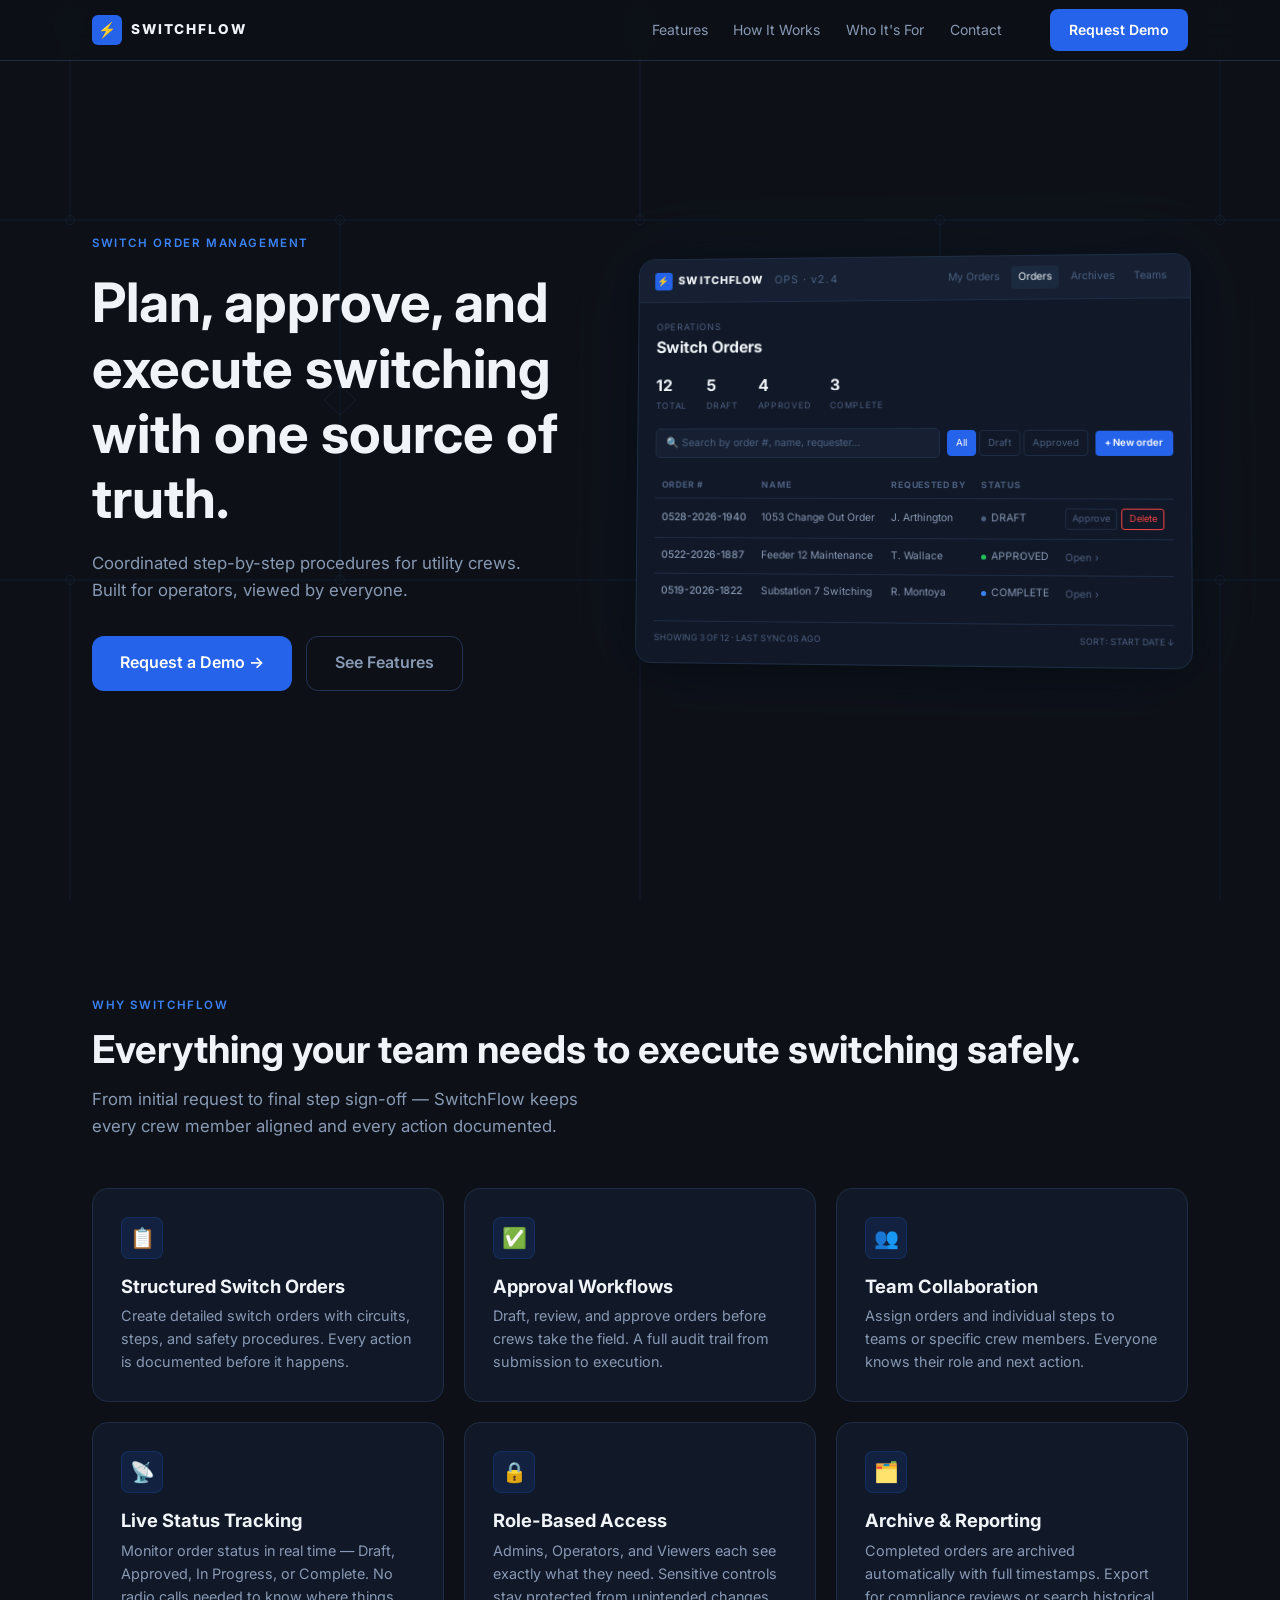
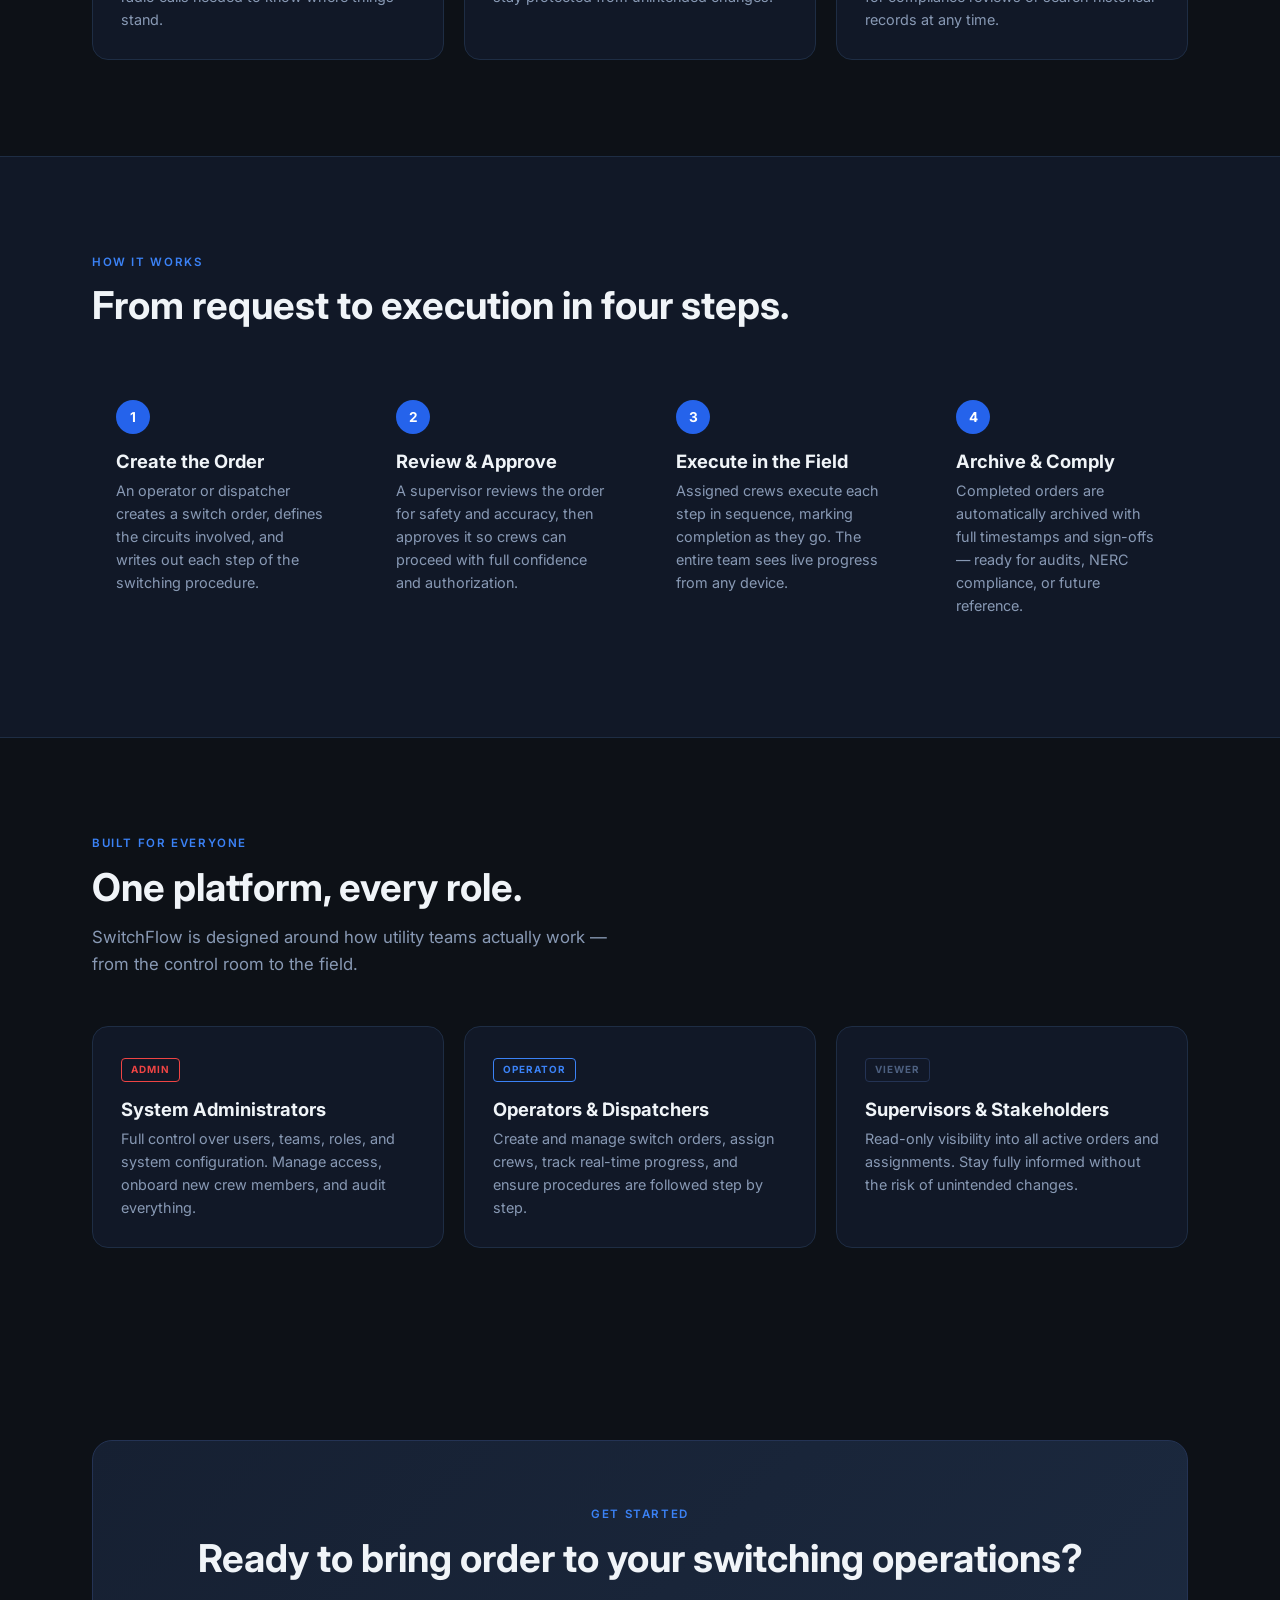
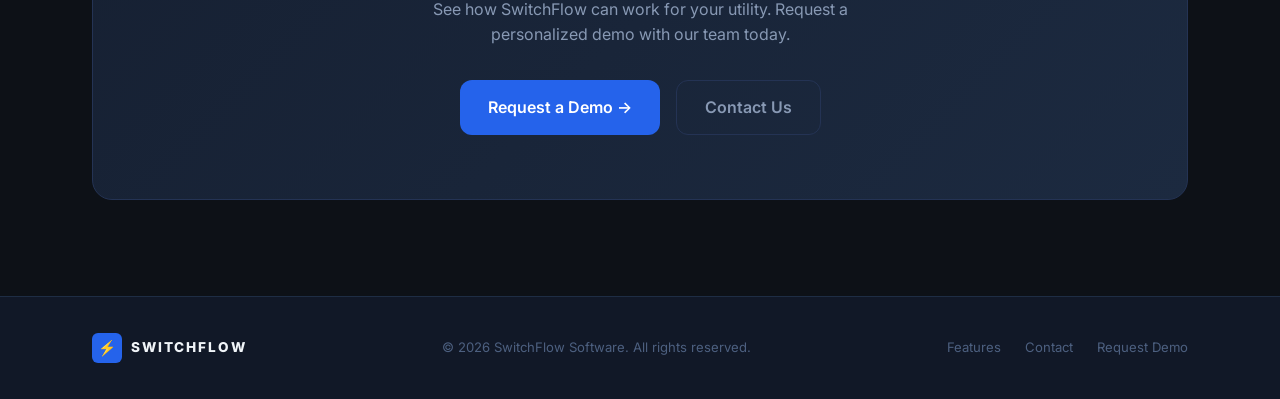
<file: index.html>
<!DOCTYPE html>
<html lang="en">
<head>
  <meta charset="UTF-8">
  <meta name="viewport" content="width=device-width, initial-scale=1.0">
  <title>SwitchFlow — Switch Order Management for Utilities</title>
  <meta name="description" content="Plan, approve, and execute switching with one source of truth. Coordinated step-by-step procedures for utility crews.">
  <link rel="preconnect" href="https://fonts.googleapis.com">
  <link rel="preconnect" href="https://fonts.gstatic.com" crossorigin>
  <link href="https://fonts.googleapis.com/css2?family=Inter:wght@300;400;500;600;700;800&display=swap" rel="stylesheet">
  <link rel="stylesheet" href="css/style.css">
</head>
<body>

  <!-- ======================== NAV ======================== -->
  <nav class="nav" id="nav">
    <div class="nav-inner">
      <a href="index.html" class="logo">
        <div class="logo-icon">⚡</div>
        <span class="logo-text">SWITCHFLOW</span>
      </a>
      <div class="nav-links">
        <a href="#features"     class="nav-link">Features</a>
        <a href="#how-it-works" class="nav-link">How It Works</a>
        <a href="#roles"        class="nav-link">Who It's For</a>
        <a href="contact.html"  class="nav-link">Contact</a>
      </div>
      <a href="contact.html" class="btn btn-primary nav-cta">Request Demo</a>
      <button class="nav-toggle" id="navToggle" aria-label="Toggle navigation">
        <span></span><span></span><span></span>
      </button>
    </div>
    <div class="nav-mobile" id="navMobile">
      <a href="#features"     class="nav-mobile-link">Features</a>
      <a href="#how-it-works" class="nav-mobile-link">How It Works</a>
      <a href="#roles"        class="nav-mobile-link">Who It's For</a>
      <a href="contact.html"  class="nav-mobile-link">Contact</a>
      <a href="contact.html"  class="btn btn-primary" style="justify-content:center;margin-top:0.5rem;">Request Demo</a>
    </div>
  </nav>

  <!-- ======================== HERO ======================== -->
  <section class="hero">
    <!-- Circuit line background matching the app login page -->
    <div class="hero-bg">
      <svg xmlns="http://www.w3.org/2000/svg" viewBox="0 0 1400 900" preserveAspectRatio="xMidYMid slice">
        <g stroke="#3b82f6" stroke-width="1" fill="none">
          <!-- Horizontal bus lines -->
          <line x1="0"    y1="220" x2="1400" y2="220"/>
          <line x1="0"    y1="580" x2="1400" y2="580"/>
          <!-- Vertical drops -->
          <line x1="130"  y1="0"   x2="130"  y2="220"/>
          <line x1="130"  y1="580" x2="130"  y2="900"/>
          <line x1="400"  y1="220" x2="400"  y2="580"/>
          <line x1="700"  y1="0"   x2="700"  y2="220"/>
          <line x1="700"  y1="580" x2="700"  y2="900"/>
          <line x1="1000" y1="220" x2="1000" y2="580"/>
          <line x1="1280" y1="0"   x2="1280" y2="220"/>
          <line x1="1280" y1="580" x2="1280" y2="900"/>
          <!-- Junction nodes -->
          <circle cx="130"  cy="220" r="4.5"/>
          <circle cx="400"  cy="220" r="4.5"/>
          <circle cx="700"  cy="220" r="4.5"/>
          <circle cx="1000" cy="220" r="4.5"/>
          <circle cx="1280" cy="220" r="4.5"/>
          <circle cx="130"  cy="580" r="4.5"/>
          <circle cx="400"  cy="580" r="4.5"/>
          <circle cx="700"  cy="580" r="4.5"/>
          <circle cx="1000" cy="580" r="4.5"/>
          <circle cx="1280" cy="580" r="4.5"/>
          <!-- Switch symbols (diamond) -->
          <polygon points="400,385 416,400 400,415 384,400"/>
          <polygon points="1000,385 1016,400 1000,415 984,400"/>
          <!-- Ground symbols -->
          <line x1="130" y1="0"  x2="130" y2="28"/>
          <line x1="112" y1="28" x2="148" y2="28"/>
          <line x1="119" y1="35" x2="141" y2="35"/>
          <line x1="126" y1="42" x2="134" y2="42"/>
          <line x1="700" y1="0"  x2="700" y2="28"/>
          <line x1="682" y1="28" x2="718" y2="28"/>
          <line x1="689" y1="35" x2="711" y2="35"/>
          <line x1="696" y1="42" x2="704" y2="42"/>
        </g>
      </svg>
    </div>

    <div class="hero-inner">
      <!-- Left: Copy -->
      <div class="hero-content">
        <div class="hero-badge">SWITCH ORDER MANAGEMENT</div>
        <h1 class="hero-title">Plan, approve, and execute switching with one source of truth.</h1>
        <p class="hero-subtitle">Coordinated step-by-step procedures for utility crews. Built for operators, viewed by everyone.</p>
        <div class="hero-actions">
          <a href="contact.html" class="btn btn-primary btn-lg">Request a Demo &rarr;</a>
          <a href="#features"    class="btn btn-ghost   btn-lg">See Features</a>
        </div>
      </div>

      <!-- Right: App mockup -->
      <div class="hero-mockup">
        <div class="mockup-window">

          <!-- Title bar -->
          <div class="mockup-titlebar">
            <div class="mockup-logo">
              <div class="mockup-logo-icon">⚡</div>
              <span>SWITCHFLOW</span>
              <span class="mockup-version">&nbsp;OPS &middot; v2.4</span>
            </div>
            <div class="mockup-nav">
              <span>My Orders</span>
              <span class="active">Orders</span>
              <span>Archives</span>
              <span>Teams</span>
            </div>
          </div>

          <!-- Body -->
          <div class="mockup-body">
            <div class="mockup-header-label">OPERATIONS</div>
            <div class="mockup-header-title">Switch Orders</div>

            <div class="mockup-stats">
              <div class="mockup-stat">
                <span class="mockup-stat-num">12</span>
                <span class="mockup-stat-label">TOTAL</span>
              </div>
              <div class="mockup-stat">
                <span class="mockup-stat-num">5</span>
                <span class="mockup-stat-label">DRAFT</span>
              </div>
              <div class="mockup-stat">
                <span class="mockup-stat-num">4</span>
                <span class="mockup-stat-label">APPROVED</span>
              </div>
              <div class="mockup-stat">
                <span class="mockup-stat-num">3</span>
                <span class="mockup-stat-label">COMPLETE</span>
              </div>
            </div>

            <div class="mockup-toolbar">
              <div class="mockup-search">&#128269; Search by order #, name, requester&hellip;</div>
              <div class="mockup-filters">
                <span class="mockup-filter active">All</span>
                <span class="mockup-filter">Draft</span>
                <span class="mockup-filter">Approved</span>
              </div>
              <span class="mockup-new-btn">+ New order</span>
            </div>

            <table class="mockup-table">
              <thead>
                <tr>
                  <th>ORDER #</th>
                  <th>NAME</th>
                  <th>REQUESTED BY</th>
                  <th>STATUS</th>
                  <th></th>
                </tr>
              </thead>
              <tbody>
                <tr>
                  <td class="mockup-order-num">0528-2026-1940</td>
                  <td class="mockup-name">1053 Change Out Order</td>
                  <td>J. Arthington</td>
                  <td>
                    <div class="mockup-status">
                      <span class="mockup-dot draft"></span> DRAFT
                    </div>
                  </td>
                  <td>
                    <div class="mockup-actions">
                      <span class="mockup-approve-btn">Approve</span>
                      <span class="mockup-delete-btn">Delete</span>
                    </div>
                  </td>
                </tr>
                <tr>
                  <td class="mockup-order-num">0522-2026-1887</td>
                  <td class="mockup-name">Feeder 12 Maintenance</td>
                  <td>T. Wallace</td>
                  <td>
                    <div class="mockup-status">
                      <span class="mockup-dot approved"></span> APPROVED
                    </div>
                  </td>
                  <td><span class="mockup-open-link">Open &rsaquo;</span></td>
                </tr>
                <tr>
                  <td class="mockup-order-num">0519-2026-1822</td>
                  <td class="mockup-name">Substation 7 Switching</td>
                  <td>R. Montoya</td>
                  <td>
                    <div class="mockup-status">
                      <span class="mockup-dot complete"></span> COMPLETE
                    </div>
                  </td>
                  <td><span class="mockup-open-link">Open &rsaquo;</span></td>
                </tr>
              </tbody>
            </table>

            <div class="mockup-footer-row">
              <span>SHOWING 3 OF 12 &middot; LAST SYNC 0S AGO</span>
              <span>SORT: START DATE &darr;</span>
            </div>
          </div>
        </div>
      </div>
    </div>
  </section>

  <!-- ======================== FEATURES ======================== -->
  <section class="features" id="features">
    <div class="container">
      <div class="section-label">WHY SWITCHFLOW</div>
      <h2 class="section-title">Everything your team needs to execute switching safely.</h2>
      <p class="section-subtitle">From initial request to final step sign-off — SwitchFlow keeps every crew member aligned and every action documented.</p>

      <div class="features-grid">
        <div class="feature-card">
          <div class="feature-icon">📋</div>
          <h3>Structured Switch Orders</h3>
          <p>Create detailed switch orders with circuits, steps, and safety procedures. Every action is documented before it happens.</p>
        </div>
        <div class="feature-card">
          <div class="feature-icon">✅</div>
          <h3>Approval Workflows</h3>
          <p>Draft, review, and approve orders before crews take the field. A full audit trail from submission to execution.</p>
        </div>
        <div class="feature-card">
          <div class="feature-icon">👥</div>
          <h3>Team Collaboration</h3>
          <p>Assign orders and individual steps to teams or specific crew members. Everyone knows their role and next action.</p>
        </div>
        <div class="feature-card">
          <div class="feature-icon">📡</div>
          <h3>Live Status Tracking</h3>
          <p>Monitor order status in real time — Draft, Approved, In Progress, or Complete. No radio calls needed to know where things stand.</p>
        </div>
        <div class="feature-card">
          <div class="feature-icon">🔒</div>
          <h3>Role-Based Access</h3>
          <p>Admins, Operators, and Viewers each see exactly what they need. Sensitive controls stay protected from unintended changes.</p>
        </div>
        <div class="feature-card">
          <div class="feature-icon">🗂️</div>
          <h3>Archive &amp; Reporting</h3>
          <p>Completed orders are archived automatically with full timestamps. Export for compliance reviews or search historical records at any time.</p>
        </div>
      </div>
    </div>
  </section>

  <!-- ======================== HOW IT WORKS ======================== -->
  <section class="how-it-works" id="how-it-works">
    <div class="container">
      <div class="section-label">HOW IT WORKS</div>
      <h2 class="section-title">From request to execution in four steps.</h2>

      <div class="steps">
        <div class="step">
          <div class="step-num">1</div>
          <h3>Create the Order</h3>
          <p>An operator or dispatcher creates a switch order, defines the circuits involved, and writes out each step of the switching procedure.</p>
        </div>
        <div class="step">
          <div class="step-num">2</div>
          <h3>Review &amp; Approve</h3>
          <p>A supervisor reviews the order for safety and accuracy, then approves it so crews can proceed with full confidence and authorization.</p>
        </div>
        <div class="step">
          <div class="step-num">3</div>
          <h3>Execute in the Field</h3>
          <p>Assigned crews execute each step in sequence, marking completion as they go. The entire team sees live progress from any device.</p>
        </div>
        <div class="step">
          <div class="step-num">4</div>
          <h3>Archive &amp; Comply</h3>
          <p>Completed orders are automatically archived with full timestamps and sign-offs — ready for audits, NERC compliance, or future reference.</p>
        </div>
      </div>
    </div>
  </section>

  <!-- ======================== ROLES ======================== -->
  <section class="roles" id="roles">
    <div class="container">
      <div class="section-label">BUILT FOR EVERYONE</div>
      <h2 class="section-title">One platform, every role.</h2>
      <p class="section-subtitle">SwitchFlow is designed around how utility teams actually work — from the control room to the field.</p>

      <div class="roles-grid">
        <div class="role-card">
          <div class="role-badge badge-admin">ADMIN</div>
          <h3>System Administrators</h3>
          <p>Full control over users, teams, roles, and system configuration. Manage access, onboard new crew members, and audit everything.</p>
        </div>
        <div class="role-card">
          <div class="role-badge badge-operator">OPERATOR</div>
          <h3>Operators &amp; Dispatchers</h3>
          <p>Create and manage switch orders, assign crews, track real-time progress, and ensure procedures are followed step by step.</p>
        </div>
        <div class="role-card">
          <div class="role-badge badge-viewer">VIEWER</div>
          <h3>Supervisors &amp; Stakeholders</h3>
          <p>Read-only visibility into all active orders and assignments. Stay fully informed without the risk of unintended changes.</p>
        </div>
      </div>
    </div>
  </section>

  <!-- ======================== CTA ======================== -->
  <section class="cta">
    <div class="container">
      <div class="cta-inner">
        <div class="section-label">GET STARTED</div>
        <h2>Ready to bring order to your switching operations?</h2>
        <p>See how SwitchFlow can work for your utility. Request a personalized demo with our team today.</p>
        <div class="cta-actions">
          <a href="contact.html" class="btn btn-primary btn-lg">Request a Demo &rarr;</a>
          <a href="contact.html" class="btn btn-ghost   btn-lg">Contact Us</a>
        </div>
      </div>
    </div>
  </section>

  <!-- ======================== FOOTER ======================== -->
  <footer class="footer">
    <div class="container">
      <div class="footer-inner">
        <a href="index.html" class="logo">
          <div class="logo-icon">⚡</div>
          <span class="logo-text">SWITCHFLOW</span>
        </a>
        <p class="footer-copy">&copy; 2026 SwitchFlow Software. All rights reserved.</p>
        <div class="footer-links">
          <a href="#features">Features</a>
          <a href="contact.html">Contact</a>
          <a href="contact.html">Request Demo</a>
        </div>
      </div>
    </div>
  </footer>

  <script src="js/main.js"></script>
</body>
</html>
</file>
<file: css/style.css>
/* =====================
   RESET & BASE
   ===================== */
*, *::before, *::after { box-sizing: border-box; margin: 0; padding: 0; }

:root {
  --bg:           #0d1117;
  --surface:      #111827;
  --surface-2:    #162032;
  --surface-3:    #1c2a40;
  --border:       #1e2d44;
  --border-light: #243354;
  --accent:       #2563eb;
  --accent-light: #3b82f6;
  --accent-glow:  rgba(37, 99, 235, 0.12);
  --text:         #f0f4f8;
  --text-2:       #8899b4;
  --text-muted:   #4d6080;
  --green:        #22c55e;
  --red:          #ef4444;
  --radius:       8px;
  --radius-lg:    12px;
  --radius-xl:    16px;
  --shadow:       0 4px 24px rgba(0,0,0,0.4);
  --shadow-lg:    0 8px 48px rgba(0,0,0,0.5);
}

html { scroll-behavior: smooth; }

body {
  font-family: 'Inter', -apple-system, BlinkMacSystemFont, sans-serif;
  background: var(--bg);
  color: var(--text);
  line-height: 1.6;
  -webkit-font-smoothing: antialiased;
}

h1, h2, h3, h4 { line-height: 1.2; font-weight: 700; }
h1 { font-size: clamp(2rem, 5vw, 3.4rem); }
h2 { font-size: clamp(1.7rem, 3vw, 2.4rem); }
h3 { font-size: 1.15rem; }
p  { color: var(--text-2); }
a  { color: inherit; text-decoration: none; }

.container {
  max-width: 1160px;
  margin: 0 auto;
  padding: 0 2rem;
}

/* =====================
   BUTTONS
   ===================== */
.btn {
  display: inline-flex;
  align-items: center;
  gap: 0.4rem;
  padding: 0.6rem 1.2rem;
  border-radius: var(--radius);
  font-weight: 600;
  font-size: 0.875rem;
  cursor: pointer;
  border: none;
  transition: all 0.18s ease;
  font-family: inherit;
  white-space: nowrap;
}
.btn-primary { background: var(--accent); color: #fff; }
.btn-primary:hover { background: #1d4ed8; transform: translateY(-1px); box-shadow: 0 4px 16px rgba(37,99,235,0.35); }
.btn-ghost { background: transparent; color: var(--text-2); border: 1px solid var(--border-light); }
.btn-ghost:hover { background: var(--surface-2); color: var(--text); }
.btn-lg { padding: 0.85rem 1.75rem; font-size: 1rem; border-radius: var(--radius-lg); }

/* =====================
   NAV
   ===================== */
.nav {
  position: fixed;
  top: 0; left: 0; right: 0;
  z-index: 200;
  background: rgba(13,17,23,0.88);
  backdrop-filter: blur(14px);
  border-bottom: 1px solid var(--border);
}
.nav-inner {
  max-width: 1160px;
  margin: 0 auto;
  padding: 0 2rem;
  height: 60px;
  display: flex;
  align-items: center;
  gap: 1.5rem;
}

.logo {
  display: flex;
  align-items: center;
  gap: 0.55rem;
  flex-shrink: 0;
}
.logo-icon {
  width: 30px; height: 30px;
  background: var(--accent);
  border-radius: 6px;
  display: flex; align-items: center; justify-content: center;
  font-size: 0.9rem;
}
.logo-text {
  font-size: 0.85rem;
  font-weight: 800;
  letter-spacing: 0.14em;
  color: var(--text);
}

.nav-links {
  display: flex;
  align-items: center;
  gap: 0.1rem;
  margin-left: auto;
}
.nav-link {
  padding: 0.35rem 0.75rem;
  border-radius: var(--radius);
  font-size: 0.875rem;
  color: var(--text-2);
  transition: all 0.15s;
}
.nav-link:hover, .nav-link.active { color: var(--text); background: var(--surface-2); }
.nav-cta { margin-left: 0.75rem; }

.nav-toggle {
  display: none;
  flex-direction: column;
  gap: 5px;
  background: none;
  border: none;
  cursor: pointer;
  padding: 4px;
  margin-left: auto;
}
.nav-toggle span {
  display: block;
  width: 22px; height: 2px;
  background: var(--text-2);
  border-radius: 2px;
  transition: all 0.2s;
}

.nav-mobile {
  display: none;
  flex-direction: column;
  gap: 0.25rem;
  padding: 1rem 2rem 1.5rem;
  border-top: 1px solid var(--border);
}
.nav-mobile.open { display: flex; }
.nav-mobile-link {
  padding: 0.6rem 0.5rem;
  color: var(--text-2);
  font-size: 0.95rem;
  border-radius: var(--radius);
  transition: color 0.15s;
}
.nav-mobile-link:hover { color: var(--text); }

@media (max-width: 720px) {
  .nav-links, .nav-cta { display: none; }
  .nav-toggle { display: flex; }
}

/* =====================
   HERO
   ===================== */
.hero {
  position: relative;
  min-height: 100vh;
  display: flex;
  align-items: center;
  overflow: hidden;
  padding: 100px 0 5rem;
}
.hero-bg {
  position: absolute;
  inset: 0;
  z-index: 0;
  pointer-events: none;
}
.hero-bg svg { width: 100%; height: 100%; opacity: 0.1; }

.hero-inner {
  position: relative;
  z-index: 1;
  width: 100%;
  max-width: 1160px;
  margin: 0 auto;
  padding: 0 2rem;
  display: grid;
  grid-template-columns: 1fr 1.15fr;
  gap: 3.5rem;
  align-items: center;
}
@media (max-width: 920px) {
  .hero-inner { grid-template-columns: 1fr; }
  .hero-mockup { display: none; }
}

.hero-badge {
  display: inline-block;
  font-size: 0.72rem;
  font-weight: 600;
  letter-spacing: 0.14em;
  color: var(--accent-light);
  margin-bottom: 1.1rem;
}
.hero-title { margin-bottom: 1.15rem; color: var(--text); }
.hero-subtitle {
  font-size: 1.05rem;
  color: var(--text-2);
  margin-bottom: 2rem;
  max-width: 460px;
}
.hero-actions { display: flex; gap: 0.875rem; flex-wrap: wrap; }

/* =====================
   APP MOCKUP
   ===================== */
.hero-mockup { perspective: 1200px; }

.mockup-window {
  background: var(--surface);
  border: 1px solid var(--border);
  border-radius: var(--radius-xl);
  overflow: hidden;
  box-shadow: var(--shadow-lg), 0 0 80px rgba(37,99,235,0.08);
  transform: rotateY(-4deg) rotateX(2deg);
  transition: transform 0.4s ease;
}
.mockup-window:hover { transform: rotateY(0deg) rotateX(0deg); }

.mockup-titlebar {
  background: var(--surface-2);
  border-bottom: 1px solid var(--border);
  padding: 0.65rem 1rem;
  display: flex;
  align-items: center;
  justify-content: space-between;
  gap: 1rem;
}
.mockup-logo {
  display: flex; align-items: center; gap: 0.4rem;
  font-size: 0.68rem; font-weight: 800; letter-spacing: 0.1em; color: var(--text);
}
.mockup-logo-icon {
  width: 18px; height: 18px;
  background: var(--accent);
  border-radius: 3px;
  display: flex; align-items: center; justify-content: center;
  font-size: 0.6rem;
}
.mockup-version { font-weight: 400; color: var(--text-muted); }
.mockup-nav { display: flex; gap: 0.3rem; }
.mockup-nav span {
  font-size: 0.65rem; color: var(--text-muted);
  padding: 0.18rem 0.45rem; border-radius: 4px;
}
.mockup-nav span.active { background: var(--surface-3); color: var(--text); }

.mockup-body { padding: 1.1rem; }
.mockup-header-label { font-size: 0.58rem; color: var(--text-muted); letter-spacing: 0.1em; text-transform: uppercase; }
.mockup-header-title { font-size: 1rem; font-weight: 700; color: var(--text); margin-bottom: 0.85rem; }

.mockup-stats { display: flex; gap: 1.25rem; margin-bottom: 1rem; }
.mockup-stat { display: flex; flex-direction: column; gap: 0.05rem; }
.mockup-stat-num { font-size: 1rem; font-weight: 700; color: var(--text); }
.mockup-stat-label { font-size: 0.55rem; color: var(--text-muted); letter-spacing: 0.08em; text-transform: uppercase; }

.mockup-toolbar {
  display: flex; align-items: center; gap: 0.4rem; margin-bottom: 0.9rem;
}
.mockup-search {
  flex: 1; background: var(--surface-2); border: 1px solid var(--border);
  border-radius: 5px; padding: 0.35rem 0.65rem; font-size: 0.65rem; color: var(--text-muted);
}
.mockup-filters { display: flex; gap: 0.2rem; }
.mockup-filter {
  font-size: 0.6rem; padding: 0.25rem 0.5rem;
  border-radius: 4px; color: var(--text-muted); border: 1px solid var(--border);
}
.mockup-filter.active { background: var(--accent); color: #fff; border-color: var(--accent); }
.mockup-new-btn {
  font-size: 0.6rem; padding: 0.3rem 0.6rem;
  background: var(--accent); color: #fff; border-radius: 4px; font-weight: 600; white-space: nowrap;
}

.mockup-table { width: 100%; border-collapse: collapse; }
.mockup-table th {
  font-size: 0.55rem; color: var(--text-muted); letter-spacing: 0.08em;
  text-transform: uppercase; text-align: left; padding: 0.35rem 0.45rem;
  border-bottom: 1px solid var(--border);
}
.mockup-table td {
  font-size: 0.65rem; color: var(--text-2);
  padding: 0.55rem 0.45rem; border-bottom: 1px solid var(--border); vertical-align: middle;
}
.mockup-table tr:last-child td { border-bottom: none; }

.mockup-order-num { color: var(--accent-light); font-weight: 500; }
.mockup-name { color: var(--text); }
.mockup-status { display: flex; align-items: center; gap: 0.3rem; }
.mockup-dot { width: 5px; height: 5px; border-radius: 50%; }
.mockup-dot.draft { background: var(--text-muted); }
.mockup-dot.approved { background: var(--green); }
.mockup-dot.complete { background: var(--accent-light); }

.mockup-actions { display: flex; gap: 0.25rem; }
.mockup-approve-btn {
  font-size: 0.58rem; padding: 0.15rem 0.4rem;
  border: 1px solid var(--border); border-radius: 3px; color: var(--text-muted);
}
.mockup-delete-btn {
  font-size: 0.58rem; padding: 0.15rem 0.4rem;
  border: 1px solid var(--red); border-radius: 3px; color: var(--red);
}
.mockup-open-link { color: var(--text-muted); font-size: 0.63rem; }

.mockup-footer-row {
  display: flex; justify-content: space-between;
  font-size: 0.55rem; color: var(--text-muted);
  margin-top: 0.7rem; padding-top: 0.6rem;
  border-top: 1px solid var(--border);
}

/* =====================
   SECTION SHARED
   ===================== */
.section-label {
  font-size: 0.72rem; font-weight: 600; letter-spacing: 0.14em;
  text-transform: uppercase; color: var(--accent-light); margin-bottom: 0.7rem;
}
.section-title { color: var(--text); margin-bottom: 0.9rem; }
.section-subtitle { font-size: 1.05rem; max-width: 520px; margin-bottom: 3rem; }

/* =====================
   FEATURES
   ===================== */
.features { padding: 6rem 0; }

.features-grid {
  display: grid;
  grid-template-columns: repeat(auto-fit, minmax(260px, 1fr));
  gap: 1.25rem;
}
.feature-card {
  background: var(--surface);
  border: 1px solid var(--border);
  border-radius: var(--radius-xl);
  padding: 1.75rem;
  transition: border-color 0.2s, transform 0.2s;
}
.feature-card:hover { border-color: var(--accent); transform: translateY(-2px); }
.feature-icon {
  width: 42px; height: 42px;
  border-radius: var(--radius);
  background: var(--accent-glow);
  border: 1px solid rgba(37,99,235,0.2);
  display: flex; align-items: center; justify-content: center;
  font-size: 1.25rem; margin-bottom: 1rem;
}
.feature-card h3 { color: var(--text); margin-bottom: 0.45rem; }
.feature-card p { font-size: 0.9rem; }

/* =====================
   HOW IT WORKS
   ===================== */
.how-it-works {
  padding: 6rem 0;
  background: var(--surface);
  border-top: 1px solid var(--border);
  border-bottom: 1px solid var(--border);
}
.steps {
  display: grid;
  grid-template-columns: repeat(auto-fit, minmax(210px, 1fr));
  gap: 1.5rem;
  margin-top: 3rem;
  position: relative;
}
.step { padding: 1.5rem; }
.step-num {
  width: 34px; height: 34px;
  border-radius: 50%; background: var(--accent); color: #fff;
  font-weight: 700; font-size: 0.85rem;
  display: flex; align-items: center; justify-content: center;
  margin-bottom: 1rem;
}
.step h3 { color: var(--text); margin-bottom: 0.4rem; }
.step p { font-size: 0.9rem; }

/* =====================
   ROLES
   ===================== */
.roles { padding: 6rem 0; }
.roles-grid {
  display: grid;
  grid-template-columns: repeat(auto-fit, minmax(240px, 1fr));
  gap: 1.25rem;
  margin-top: 3rem;
}
.role-card {
  background: var(--surface);
  border: 1px solid var(--border);
  border-radius: var(--radius-xl);
  padding: 1.75rem;
  transition: border-color 0.2s;
}
.role-card:hover { border-color: var(--border-light); }
.role-badge {
  display: inline-block; font-size: 0.62rem; font-weight: 700;
  letter-spacing: 0.1em; padding: 0.18rem 0.55rem;
  border-radius: 4px; border: 1px solid; margin-bottom: 1rem;
}
.badge-admin   { color: var(--red);          border-color: var(--red);          }
.badge-operator{ color: var(--accent-light);  border-color: var(--accent-light);  }
.badge-viewer  { color: var(--text-muted);    border-color: var(--border-light);  }
.role-card h3 { color: var(--text); margin-bottom: 0.45rem; }
.role-card p { font-size: 0.9rem; }

/* =====================
   CTA
   ===================== */
.cta { padding: 6rem 0; }
.cta-inner {
  background: linear-gradient(135deg, var(--surface-2), var(--surface-3));
  border: 1px solid var(--border-light);
  border-radius: 20px;
  padding: 4rem 3rem;
  text-align: center;
}
.cta-inner h2 { color: var(--text); margin-bottom: 1rem; }
.cta-inner p { max-width: 460px; margin: 0 auto 2rem; }
.cta-actions { display: flex; gap: 1rem; justify-content: center; flex-wrap: wrap; }

/* =====================
   FOOTER
   ===================== */
.footer {
  background: var(--surface);
  border-top: 1px solid var(--border);
  padding: 2.25rem 0;
}
.footer-inner {
  display: flex; align-items: center;
  justify-content: space-between; flex-wrap: wrap; gap: 1rem;
}
.footer-copy { font-size: 0.82rem; color: var(--text-muted); }
.footer-links { display: flex; gap: 1.5rem; }
.footer-links a { font-size: 0.82rem; color: var(--text-muted); transition: color 0.15s; }
.footer-links a:hover { color: var(--text); }

/* =====================
   CONTACT PAGE
   ===================== */
.contact-hero {
  padding: 130px 0 3.5rem;
  text-align: center;
}
.contact-hero h1 { margin-bottom: 1rem; }
.contact-hero p { max-width: 480px; margin: 0 auto; font-size: 1.05rem; }

.contact-section { padding: 2rem 0 6rem; }
.contact-grid {
  display: grid;
  grid-template-columns: 1fr 1.6fr;
  gap: 4rem;
  align-items: start;
}
@media (max-width: 780px) {
  .contact-grid { grid-template-columns: 1fr; gap: 2.5rem; }
}

.contact-info h2 { color: var(--text); margin-bottom: 0.75rem; font-size: 1.4rem; }
.contact-info > p { margin-bottom: 2.25rem; }

.contact-detail { display: flex; align-items: flex-start; gap: 0.875rem; margin-bottom: 1.25rem; }
.contact-detail-icon {
  width: 34px; height: 34px;
  border-radius: var(--radius); background: var(--accent-glow);
  border: 1px solid rgba(37,99,235,0.2);
  display: flex; align-items: center; justify-content: center;
  font-size: 0.95rem; flex-shrink: 0; margin-top: 2px;
}
.contact-detail-text label {
  display: block; font-size: 0.7rem; font-weight: 600;
  color: var(--text-muted); letter-spacing: 0.08em;
  text-transform: uppercase; margin-bottom: 0.15rem;
}
.contact-detail-text span { font-size: 0.9rem; color: var(--text-2); }

.contact-form-card {
  background: var(--surface);
  border: 1px solid var(--border);
  border-radius: var(--radius-xl);
  padding: 2.5rem;
}
.contact-form-card h3 { color: var(--text); margin-bottom: 0.35rem; }
.contact-form-card > p { font-size: 0.9rem; margin-bottom: 2rem; }

.form-row { display: grid; grid-template-columns: 1fr 1fr; gap: 1rem; }
@media (max-width: 500px) { .form-row { grid-template-columns: 1fr; } }

.form-group { margin-bottom: 1.15rem; }
.form-group label {
  display: block; font-size: 0.78rem; font-weight: 600;
  color: var(--text-2); margin-bottom: 0.35rem; letter-spacing: 0.04em;
}
.form-group input,
.form-group textarea,
.form-group select {
  width: 100%; background: var(--surface-2);
  border: 1px solid var(--border); border-radius: var(--radius);
  padding: 0.68rem 0.9rem; font-family: inherit;
  font-size: 0.9rem; color: var(--text);
  transition: border-color 0.18s; outline: none;
}
.form-group input:focus,
.form-group textarea:focus,
.form-group select:focus { border-color: var(--accent); }
.form-group input::placeholder,
.form-group textarea::placeholder { color: var(--text-muted); }
.form-group select { appearance: none; cursor: pointer; }
.form-group select option { background: var(--surface-2); }
.form-group textarea { min-height: 120px; resize: vertical; }

.form-submit { width: 100%; padding: 0.88rem; font-size: 1rem; border-radius: var(--radius-lg); margin-top: 0.5rem; }

.form-success { display: none; text-align: center; padding: 2rem 1rem; }
.success-icon { font-size: 2.75rem; margin-bottom: 1rem; }
.form-success h3 { color: var(--text); margin-bottom: 0.5rem; }
.form-success p { font-size: 0.95rem; }
</file>
